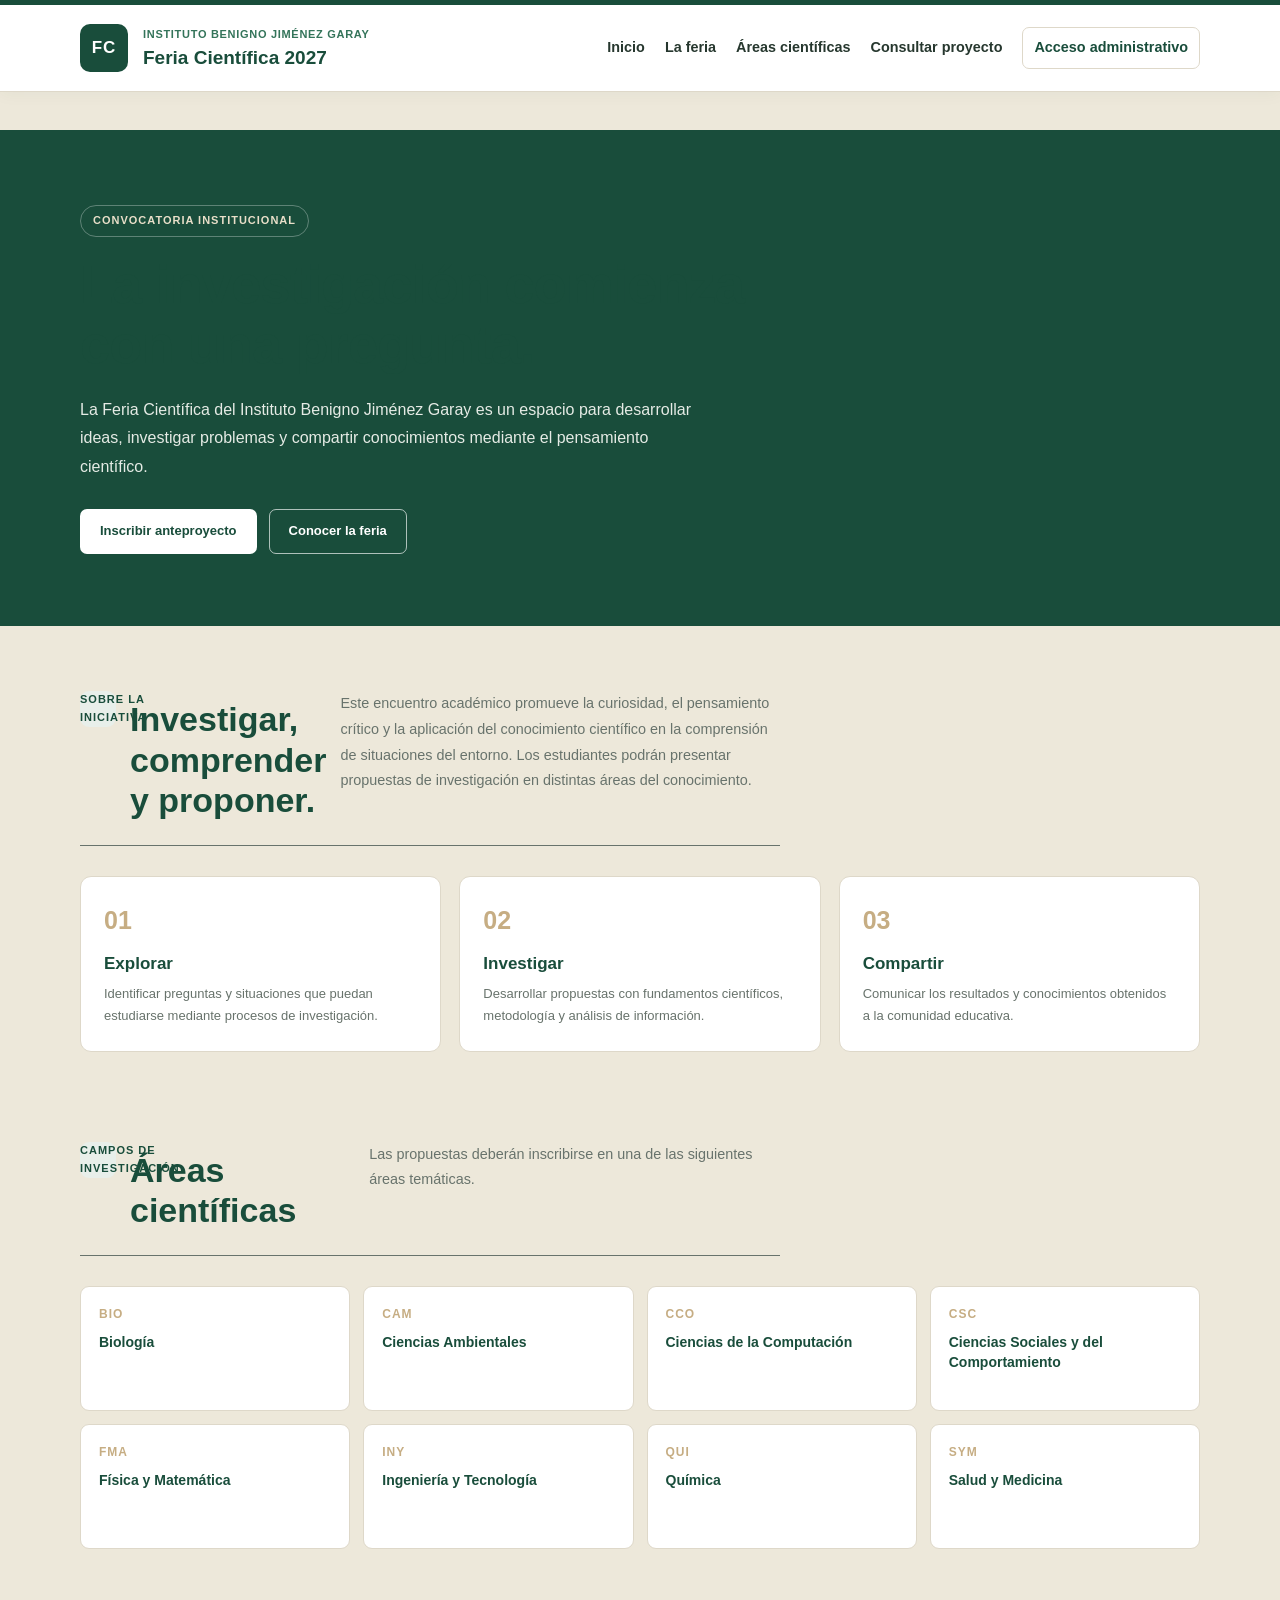
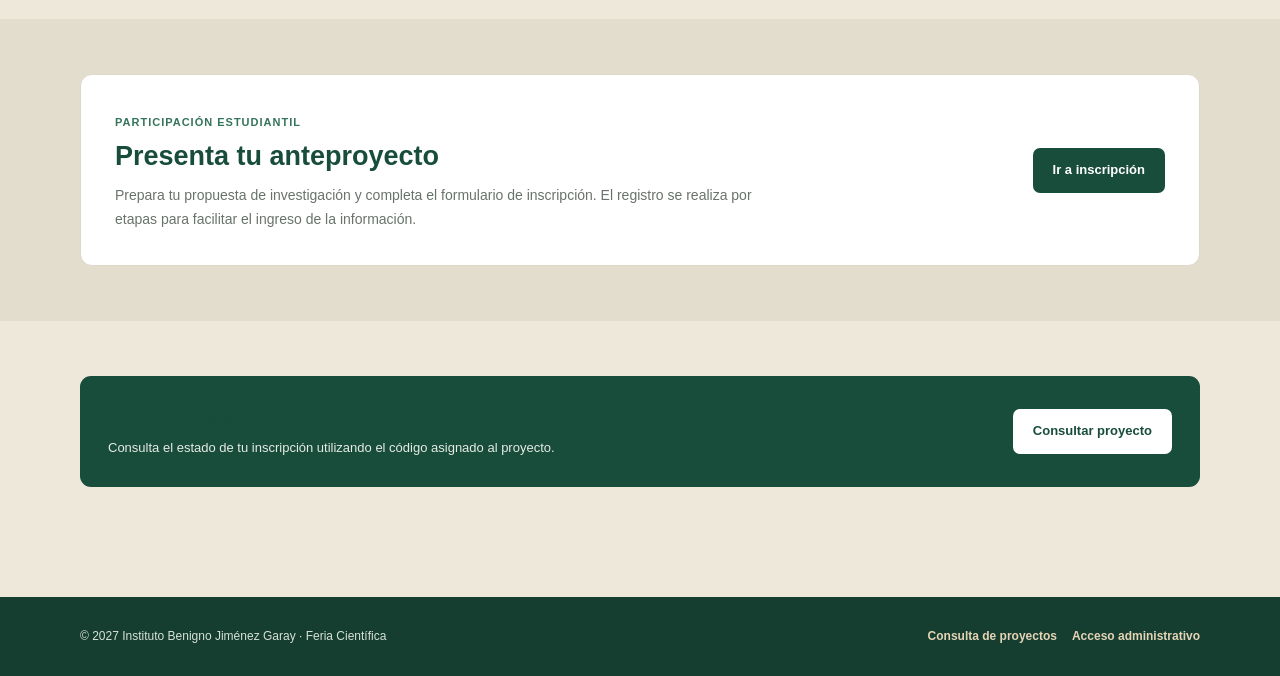
<file: index.html>
<!DOCTYPE html>
<html lang="es">
<head>
  <meta charset="UTF-8">
  <meta name="viewport" content="width=device-width, initial-scale=1">
  <meta name="theme-color" content="#194D3B">

  <title>Feria Científica | Instituto Benigno Jiménez Garay</title>

  <meta name="description" content="Portal oficial de la Feria Científica del Instituto Benigno Jiménez Garay. Consulta la convocatoria, las áreas científicas y los procesos de inscripción.">

  <link rel="stylesheet" href="css/estilos.css">

  <style>
    :root {
      --verde: #194D3B;
      --verde-secundario: #34745A;
      --arena: #C6AD83;
      --fondo: #EDE8DA;
      --blanco: #FFFFFF;
      --texto: #26372E;
      --gris: #68736C;
      --borde: #DED8C9;
    }

    * {
      box-sizing: border-box;
    }

    html {
      scroll-behavior: smooth;
    }

    body {
      margin: 0;
      background: var(--fondo);
      color: var(--texto);
      font-family: Arial, Helvetica, sans-serif;
      line-height: 1.6;
    }

    a {
      color: inherit;
    }

    .container {
      width: min(1120px, calc(100% - 36px));
      margin-inline: auto;
    }

    /* ENCABEZADO */

    .site-header {
      position: relative;
      z-index: 5;
      background: var(--blanco);
      border-bottom: 1px solid var(--borde);
    }

    .header-inner {
      min-height: 86px;
      display: flex;
      align-items: center;
      gap: 15px;
      padding-top: 12px;
      padding-bottom: 12px;
    }

    .brand-mark {
      width: 48px;
      height: 48px;
      flex: 0 0 48px;
      display: grid;
      place-items: center;
      border-radius: 10px;
      background: var(--verde);
      color: var(--blanco);
      font-size: 17px;
      font-weight: 800;
      letter-spacing: 1px;
    }

    .brand-info {
      min-width: 0;
      flex: 1;
    }

    .brand-info .eyebrow {
      margin: 0;
      color: var(--verde-secundario);
      font-size: 11px;
      font-weight: 700;
      letter-spacing: .7px;
      text-transform: uppercase;
    }

    .brand-info h1 {
      margin: 2px 0 0;
      color: var(--verde);
      font-size: 19px;
      line-height: 1.25;
    }

    .main-nav {
      display: flex;
      align-items: center;
      justify-content: flex-end;
      flex-wrap: wrap;
      gap: 8px 19px;
    }

    .main-nav a {
      color: var(--texto);
      font-size: 13px;
      font-weight: 600;
      text-decoration: none;
    }

    .main-nav a:hover {
      color: var(--verde-secundario);
    }

    .main-nav .admin-access {
      color: var(--verde);
      border: 1px solid var(--borde);
      border-radius: 7px;
      padding: 8px 11px;
    }

    .main-nav .admin-access:hover {
      background: var(--fondo);
    }

    /* PORTADA */

    .hero {
      padding: 75px 0 72px;
      background: var(--verde);
      color: var(--blanco);
    }

    .hero-content {
      max-width: 760px;
    }

    .hero-label {
      display: inline-block;
      margin-bottom: 17px;
      padding: 6px 12px;
      border: 1px solid rgba(255,255,255,.3);
      border-radius: 30px;
      color: #E9DFC9;
      font-size: 11px;
      font-weight: 700;
      letter-spacing: 1px;
      text-transform: uppercase;
    }

    .hero h2 {
      max-width: 720px;
      margin: 0;
      font-size: clamp(34px, 5vw, 54px);
      line-height: 1.12;
      letter-spacing: -.8px;
    }

    .hero-description {
      max-width: 620px;
      margin: 21px 0 27px;
      color: #E5EBE5;
      font-size: 16px;
      line-height: 1.8;
    }

    .hero-actions {
      display: flex;
      flex-wrap: wrap;
      gap: 12px;
    }

    .button {
      min-height: 44px;
      display: inline-flex;
      align-items: center;
      justify-content: center;
      padding: 11px 19px;
      border: 1px solid transparent;
      border-radius: 7px;
      font-size: 13px;
      font-weight: 700;
      text-align: center;
      text-decoration: none;
      transition: .2s ease;
    }

    .button-light {
      background: var(--blanco);
      color: var(--verde);
    }

    .button-light:hover {
      background: #F0EBDD;
    }

    .button-outline {
      border-color: rgba(255,255,255,.65);
      color: var(--blanco);
    }

    .button-outline:hover {
      background: rgba(255,255,255,.1);
    }

    /* INFORMACIÓN GENERAL */

    .intro-section {
      padding: 65px 0 35px;
    }

    .section-heading {
      max-width: 700px;
      margin-bottom: 30px;
    }

    .eyebrow {
      color: var(--verde-secundario);
      font-size: 11px;
      font-weight: 800;
      letter-spacing: 1px;
      text-transform: uppercase;
    }

    .section-heading h2 {
      margin: 8px 0 10px;
      color: var(--verde);
      font-size: clamp(25px, 3vw, 34px);
      line-height: 1.2;
    }

    .section-heading p {
      margin: 0;
      color: var(--gris);
      line-height: 1.8;
    }

    .info-grid {
      display: grid;
      grid-template-columns: repeat(3, minmax(0, 1fr));
      gap: 18px;
    }

    .info-card {
      padding: 23px;
      background: var(--blanco);
      border: 1px solid var(--borde);
      border-radius: 11px;
    }

    .info-number {
      display: block;
      margin-bottom: 13px;
      color: var(--arena);
      font-size: 25px;
      font-weight: 800;
    }

    .info-card h3 {
      margin: 0 0 9px;
      color: var(--verde);
      font-size: 17px;
    }

    .info-card p {
      margin: 0;
      color: var(--gris);
      font-size: 13px;
      line-height: 1.7;
    }

    /* ÁREAS */

    .areas-section {
      padding: 55px 0 70px;
    }

    .areas-grid {
      display: grid;
      grid-template-columns: repeat(4, minmax(0, 1fr));
      gap: 13px;
    }

    .area-card {
      min-height: 125px;
      padding: 18px;
      background: var(--blanco);
      border: 1px solid var(--borde);
      border-radius: 9px;
    }

    .area-card span {
      display: block;
      margin-bottom: 9px;
      color: var(--arena);
      font-size: 12px;
      font-weight: 800;
      letter-spacing: 1px;
    }

    .area-card h3 {
      margin: 0;
      color: var(--verde);
      font-size: 14px;
      line-height: 1.4;
    }

    /* INSCRIPCIÓN */

    .registration-section {
      padding: 55px 0;
      background: #E3DDCD;
    }

    .registration-card {
      display: flex;
      align-items: center;
      justify-content: space-between;
      gap: 30px;
      padding: 34px;
      background: var(--blanco);
      border: 1px solid var(--borde);
      border-radius: 12px;
    }

    .registration-card > div:first-child {
      max-width: 650px;
    }

    .registration-card h2 {
      margin: 7px 0 10px;
      color: var(--verde);
      font-size: 27px;
      line-height: 1.25;
    }

    .registration-card p {
      margin: 0;
      color: var(--gris);
      font-size: 14px;
      line-height: 1.7;
    }

    .registration-card .button {
      flex: 0 0 auto;
      background: var(--verde);
      color: var(--blanco);
    }

    .registration-card .button:hover {
      background: var(--verde-secundario);
    }

    /* CONSULTA */

    .consult-section {
      padding: 55px 0;
    }

    .consult-card {
      display: flex;
      align-items: center;
      justify-content: space-between;
      gap: 25px;
      padding: 28px;
      background: var(--verde);
      border-radius: 11px;
      color: var(--blanco);
    }

    .consult-card h2 {
      margin: 0 0 7px;
      font-size: 21px;
    }

    .consult-card p {
      margin: 0;
      color: #E5EBE5;
      font-size: 13px;
    }

    .consult-card .button {
      flex: 0 0 auto;
      background: var(--blanco);
      color: var(--verde);
    }

    /* PIE */

    .site-footer {
      padding: 30px 0;
      background: #153E30;
      color: var(--blanco);
    }

    .footer-inner {
      display: flex;
      align-items: center;
      justify-content: space-between;
      gap: 20px;
    }

    .footer-inner p {
      margin: 0;
      color: #D8E1D9;
      font-size: 12px;
    }

    .footer-links {
      display: flex;
      flex-wrap: wrap;
      gap: 15px;
    }

    .footer-links a {
      color: #E5D4B6;
      font-size: 12px;
      font-weight: 600;
      text-decoration: none;
    }

    .footer-links a:hover {
      text-decoration: underline;
    }

    /* RESPONSIVE */

    @media (max-width: 850px) {
      .header-inner {
        flex-wrap: wrap;
      }

      .main-nav {
        width: 100%;
        justify-content: flex-start;
        padding-top: 9px;
        border-top: 1px solid #EEEAE1;
      }

      .areas-grid {
        grid-template-columns: repeat(2, minmax(0, 1fr));
      }

      .info-grid {
        grid-template-columns: 1fr;
      }
    }

    @media (max-width: 600px) {
      .container {
        width: min(100% - 28px, 1120px);
      }

      .header-inner {
        gap: 10px;
      }

      .brand-mark {
        width: 42px;
        height: 42px;
        flex-basis: 42px;
      }

      .brand-info h1 {
        font-size: 16px;
      }

      .brand-info .eyebrow {
        font-size: 9px;
      }

      .main-nav {
        gap: 10px 15px;
      }

      .main-nav a {
        font-size: 12px;
      }

      .main-nav .admin-access {
        padding: 6px 8px;
      }

      .hero {
        padding: 53px 0;
      }

      .hero h2 {
        font-size: 36px;
      }

      .hero-description {
        font-size: 14px;
      }

      .hero-actions {
        flex-direction: column;
        align-items: stretch;
      }

      .intro-section,
      .areas-section {
        padding-top: 45px;
        padding-bottom: 45px;
      }

      .areas-grid {
        gap: 10px;
      }

      .area-card {
        min-height: 115px;
        padding: 14px;
      }

      .area-card h3 {
        font-size: 12px;
      }

      .registration-card,
      .consult-card {
        flex-direction: column;
        align-items: stretch;
        padding: 23px;
      }

      .registration-card h2 {
        font-size: 23px;
      }

      .registration-card .button,
      .consult-card .button {
        width: 100%;
      }

      .footer-inner {
        flex-direction: column;
        align-items: flex-start;
      }
    }
  </style>
</head>

<body>

  <!-- ENCABEZADO -->
  <header class="site-header">
    <div class="container header-inner">

      <div class="brand-mark" aria-hidden="true">FC</div>

      <div class="brand-info">
        <p class="eyebrow">Instituto Benigno Jiménez Garay</p>
        <h1>Feria Científica <span id="editionHeader">2027</span></h1>
      </div>

      <nav class="main-nav" aria-label="Navegación principal">
        <a href="#inicio">Inicio</a>
        <a href="#informacion">La feria</a>
        <a href="#areas">Áreas científicas</a>
        <a href="consulta.html">Consultar proyecto</a>
        <a href="admin.html" class="admin-access">
          Acceso administrativo
        </a>
      </nav>

    </div>
  </header>

  <main>

    <!-- PORTADA -->
    <section class="hero" id="inicio">
      <div class="container">
        <div class="hero-content">

          <span class="hero-label">
            Convocatoria institucional
          </span>

          <h2>
            La investigación comienza con una pregunta.
          </h2>

          <p class="hero-description">
            La Feria Científica del Instituto Benigno Jiménez Garay
            es un espacio para desarrollar ideas, investigar problemas
            y compartir conocimientos mediante el pensamiento científico.
          </p>

          <div class="hero-actions">
            <a href="inscripcion.html" class="button button-light">
              Inscribir anteproyecto
            </a>

            <a href="#informacion" class="button button-outline">
              Conocer la feria
            </a>
          </div>

        </div>
      </div>
    </section>

    <!-- INFORMACIÓN -->
    <section class="intro-section" id="informacion">
      <div class="container">

        <div class="section-heading">
          <span class="eyebrow">Sobre la iniciativa</span>
          <h2>Investigar, comprender y proponer.</h2>
          <p>
            Este encuentro académico promueve la curiosidad,
            el pensamiento crítico y la aplicación del conocimiento
            científico en la comprensión de situaciones del entorno.
            Los estudiantes podrán presentar propuestas de investigación
            en distintas áreas del conocimiento.
          </p>
        </div>

        <div class="info-grid">

          <article class="info-card">
            <span class="info-number">01</span>
            <h3>Explorar</h3>
            <p>
              Identificar preguntas y situaciones que puedan
              estudiarse mediante procesos de investigación.
            </p>
          </article>

          <article class="info-card">
            <span class="info-number">02</span>
            <h3>Investigar</h3>
            <p>
              Desarrollar propuestas con fundamentos científicos,
              metodología y análisis de información.
            </p>
          </article>

          <article class="info-card">
            <span class="info-number">03</span>
            <h3>Compartir</h3>
            <p>
              Comunicar los resultados y conocimientos obtenidos
              a la comunidad educativa.
            </p>
          </article>

        </div>
      </div>
    </section>

    <!-- ÁREAS CIENTÍFICAS -->
    <section class="areas-section" id="areas">
      <div class="container">

        <div class="section-heading">
          <span class="eyebrow">Campos de investigación</span>
          <h2>Áreas científicas</h2>
          <p>
            Las propuestas deberán inscribirse en una de las
            siguientes áreas temáticas.
          </p>
        </div>

        <div class="areas-grid">

          <article class="area-card">
            <span>BIO</span>
            <h3>Biología</h3>
          </article>

          <article class="area-card">
            <span>CAM</span>
            <h3>Ciencias Ambientales</h3>
          </article>

          <article class="area-card">
            <span>CCO</span>
            <h3>Ciencias de la Computación</h3>
          </article>

          <article class="area-card">
            <span>CSC</span>
            <h3>Ciencias Sociales y del Comportamiento</h3>
          </article>

          <article class="area-card">
            <span>FMA</span>
            <h3>Física y Matemática</h3>
          </article>

          <article class="area-card">
            <span>INY</span>
            <h3>Ingeniería y Tecnología</h3>
          </article>

          <article class="area-card">
            <span>QUI</span>
            <h3>Química</h3>
          </article>

          <article class="area-card">
            <span>SYM</span>
            <h3>Salud y Medicina</h3>
          </article>

        </div>
      </div>
    </section>

    <!-- INSCRIPCIÓN -->
    <section class="registration-section" id="inscripcion">
      <div class="container">

        <div class="registration-card">

          <div>
            <span class="eyebrow">Participación estudiantil</span>
            <h2>Presenta tu anteproyecto</h2>
            <p>
              Prepara tu propuesta de investigación y completa
              el formulario de inscripción. El registro se realiza
              por etapas para facilitar el ingreso de la información.
            </p>
          </div>

          <a href="inscripcion.html" class="button">
            Ir a inscripción
          </a>

        </div>
      </div>
    </section>

    <!-- CONSULTA -->
    <section class="consult-section">
      <div class="container">

        <div class="consult-card">

          <div>
            <h2>¿Ya inscribiste tu proyecto?</h2>
            <p>
              Consulta el estado de tu inscripción utilizando
              el código asignado al proyecto.
            </p>
          </div>

          <a href="consulta.html" class="button">
            Consultar proyecto
          </a>

        </div>
      </div>
    </section>

  </main>

  <!-- PIE DE PÁGINA -->
  <footer class="site-footer">
    <div class="container footer-inner">

      <p>
        © <span id="currentYear">2027</span>
        Instituto Benigno Jiménez Garay · Feria Científica
      </p>

      <div class="footer-links">
        <a href="consulta.html">Consulta de proyectos</a>
        <a href="admin.html">Acceso administrativo</a>
      </div>

    </div>
  </footer>

  <script>
    (() => {
      const edition = window.FERIA_CONFIG?.EDICION || 2027;

      document.getElementById("editionHeader").textContent = edition;
      document.getElementById("currentYear").textContent = edition;
    })();
  </script>

</body>
</html>
</file>
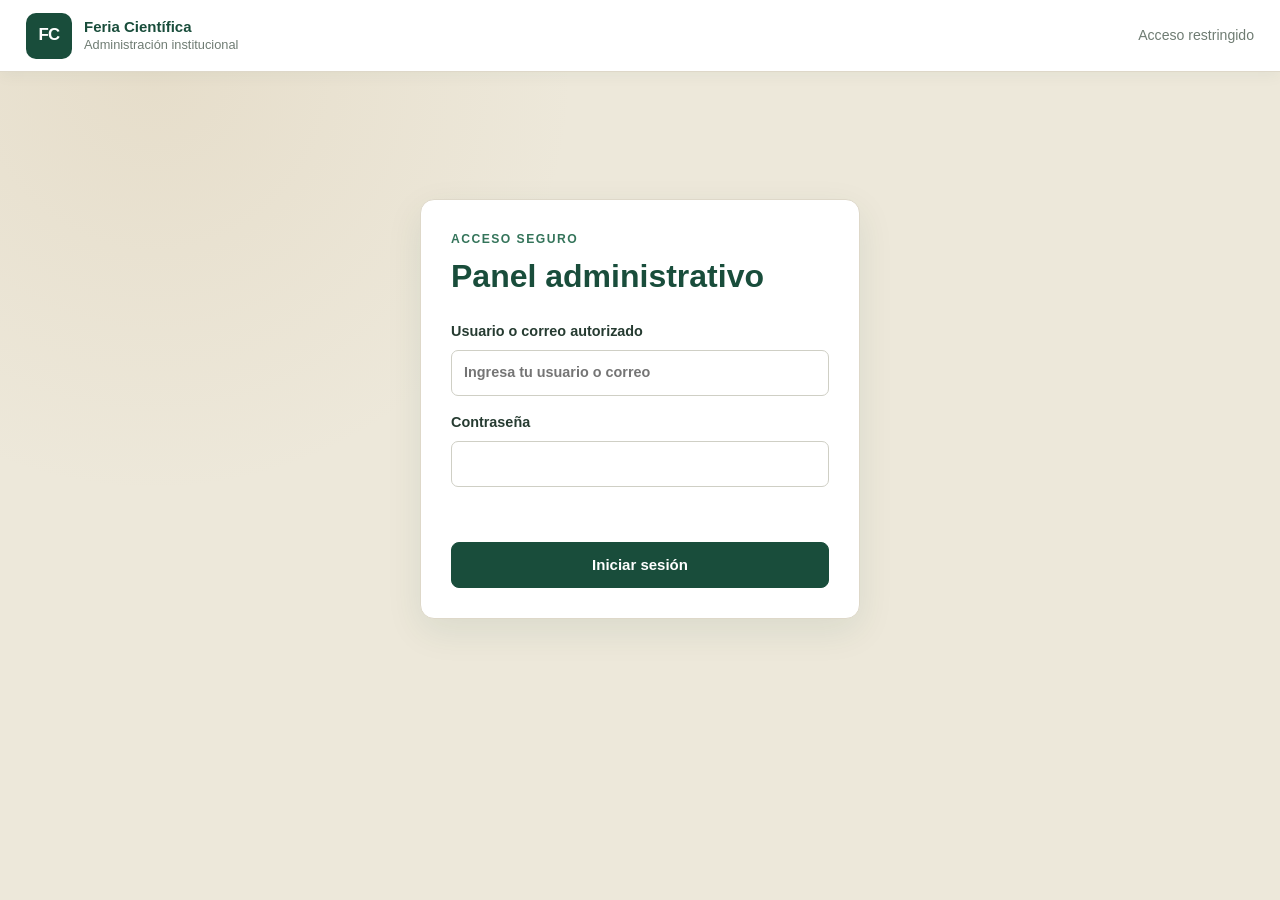
<file: admin.html>
<!DOCTYPE html>
<html lang="es">
<head>
  <meta charset="UTF-8">
  <meta name="viewport" content="width=device-width, initial-scale=1">
  <meta name="theme-color" content="#194D3B">
  <title>Administración | Feria Científica</title>
  <link rel="stylesheet" href="css/estilos.css">
  <link rel="stylesheet" href="css/admin-panel.css">
</head>

<body class="admin-body">
  <header class="admin-topbar">
    <a class="admin-brand" href="index.html">
      <span class="brand-mark">FC</span>
      <span>
        <b>Feria Científica</b>
        <small>Administración institucional</small>
      </span>
    </a>

    <div class="top-actions">
      <span id="sessionLabel">Acceso restringido</span>
      <button id="logoutBtn" class="button secondary hidden">
        Cerrar sesión
      </button>
    </div>
  </header>

  <main class="admin-main">
    <section id="loginPanel" class="panel login-card">
      <p class="eyebrow">Acceso seguro</p>
      <h1>Panel administrativo</h1>

      <form id="loginForm">
        <label>
          Usuario o correo autorizado
          <input
            id="loginEmail"
            type="text"
            required
            maxlength="120"
            autocomplete="username"
            placeholder="Ingresa tu usuario o correo">
        </label>

        <label>
          Contraseña
          <input
            id="loginPassword"
            type="password"
            required
            autocomplete="current-password">
        </label>

        <p id="loginMessage" class="message" role="status"></p>

        <button class="button primary full" type="submit">
          Iniciar sesión
        </button>
      </form>
    </section>

    <section id="passwordChangePanel" class="panel login-card hidden" aria-labelledby="passwordChangeTitle">
      <p class="eyebrow">Actualización de seguridad</p>
      <h1 id="passwordChangeTitle">Cambia tus credenciales</h1>
      <p class="muted">
        Para continuar al panel debes reemplazar la contraseña temporal.
        También puedes establecer un nuevo nombre de usuario.
      </p>

      <form id="passwordChangeForm">
        <label>
          Contraseña actual o temporal
          <input
            id="currentPassword"
            type="password"
            required
            autocomplete="current-password">
        </label>

        <label>
          Nuevo nombre de usuario
          <input
            id="newUsername"
            type="text"
            required
            minlength="3"
            maxlength="60"
            autocomplete="username">
        </label>

        <label>
          Nueva contraseña
          <input
            id="newPassword"
            type="password"
            required
            minlength="12"
            maxlength="128"
            autocomplete="new-password">
          <small>Utiliza al menos 12 caracteres.</small>
        </label>

        <label>
          Confirmar nueva contraseña
          <input
            id="confirmNewPassword"
            type="password"
            required
            minlength="12"
            maxlength="128"
            autocomplete="new-password">
        </label>

        <p id="passwordChangeMessage" class="message" role="status" aria-live="polite"></p>

        <button class="button primary full" id="changePasswordBtn" type="submit">
          Guardar nuevas credenciales
        </button>
      </form>
    </section>

    <div id="dashboard" class="admin-shell hidden">
      <aside class="admin-sidebar">
        <div class="sidebar-heading">
          <span class="sidebar-symbol">FC</span>
          <div>
            <b>Administración</b>
            <small>Feria Científica</small>
          </div>
        </div>

        <div class="edition-picker">
          <label for="editionSelect">Edición de trabajo</label>
          <select id="editionSelect"></select>
        </div>

        <button class="nav-item active" data-view="overview">
          <span class="nav-icon">⌂</span>
          <span>Resumen general</span>
        </button>

        <details class="sidebar-group">
          <summary>Gestión académica</summary>

          <button class="nav-item" data-view="projects">
            <span class="nav-icon">▤</span>
            <span>Anteproyectos</span>
          </button>

          <button class="nav-item admin-only hidden" data-view="editions">
            <span class="nav-icon">◷</span>
            <span>Ediciones</span>
          </button>
        </details>

        <details class="sidebar-group">
          <summary>Recursos y actividades</summary>

          <button class="nav-item admin-only hidden" data-view="calendar">
            <span class="nav-icon">▦</span>
            <span>Calendario</span>
          </button>

          <button class="nav-item admin-only hidden" data-view="documents">
            <span class="nav-icon">▤</span>
            <span>Expedientes y documentos</span>
          </button>

          <button class="nav-item admin-only hidden" data-view="credentials">
            <span class="nav-icon">▧</span>
            <span>Acreditaciones QR</span>
          </button>

          <button class="nav-item admin-only hidden" data-view="surveys">
            <span class="nav-icon">▥</span>
            <span>Encuestas y respuestas</span>
          </button>

          <button class="nav-item admin-only hidden" data-view="partners">
            <span class="nav-icon">♙</span>
            <span>Colaboradores institucionales</span>
          </button>
        </details>

        <details class="sidebar-group">
          <summary>Administración del sistema</summary>

          <button class="nav-item admin-only hidden" data-view="users">
            <span class="nav-icon">♙</span>
            <span>Usuarios y permisos</span>
          </button>

          <button class="nav-item admin-only hidden" data-view="communications">
            <span class="nav-icon">✉</span>
            <span>Comunicados</span>
          </button>

          <button class="nav-item admin-only hidden" data-view="content">
            <span class="nav-icon">⚙</span>
            <span>Contenido público</span>
          </button>
        </details>

        <a class="nav-item nav-link" href="index.html">
          <span class="nav-icon">↗</span>
          <span>Ir al portal público</span>
        </a>

        <div class="sidebar-note">
          <b>Acceso interno</b>
          <span>
            Las herramientas de gestión solo están disponibles
            para usuarios autorizados.
          </span>
        </div>
      </aside>

      <section class="admin-content">
        <div class="content-heading">
          <div>
            <p class="eyebrow">INSTITUTO BENIGNO JIMÉNEZ GARAY</p>
            <h1 id="viewTitle">Resumen general</h1>
            <p id="viewSubtitle">
              Indicadores y actividad de la edición seleccionada.
            </p>
          </div>

          <button id="refreshBtn" class="button secondary">
            Actualizar datos
          </button>
        </div>

        <section class="view-panel" id="view-overview">
          <div id="overviewStats" class="metric-grid"></div>

          <div class="panel">
            <h2>Distribución de proyectos por área</h2>
            <div id="areaStats" class="bar-list"></div>
          </div>

          <div class="panel">
            <h2>Distribución por grado</h2>
            <div id="gradeStats" class="bar-list"></div>
          </div>
        </section>

        <section class="view-panel hidden" id="view-projects">
          <div class="panel">
            <div class="panel-heading">
              <div>
                <h2>Proyectos registrados</h2>

                <label>
                  Filtrar por turno
                  <select id="projectTurnFilter">
                    <option value="">Todos los turnos</option>
                    <option value="TM">Matutino</option>
                    <option value="TV">Vespertino</option>
                  </select>
                </label>

                <p>Inscripciones correspondientes a la edición activa.</p>
              </div>
            </div>

            <div class="table-scroll">
              <table>
                <thead>
                  <tr>
                    <th>Código</th>
                    <th>Área</th>
                    <th>Proyecto</th>
                    <th>Líder</th>
                    <th>Grado</th>
                    <th>Estado</th>
                    <th>Acciones</th>
                  </tr>
                </thead>
                <tbody id="projectsBody"></tbody>
              </table>
            </div>
          </div>
        </section>

        <section class="view-panel hidden" id="view-editions">
          <div class="panel">
            <h2>Administrar ediciones</h2>

            <form id="editionForm" class="form-grid">
              <label>
                Año
                <input id="edYear" type="number" min="2027" max="2100" required>
              </label>

              <label>
                Nombre
                <input id="edName" required>
              </label>

              <label>
                Estado
                <select id="edStatus">
                  <option>Configuración</option>
                  <option>Abierta</option>
                  <option>Activa</option>
                  <option>Cerrada</option>
                  <option>Archivada</option>
                </select>
              </label>

              <label>
                Fecha de cierre
                <input id="edClose" type="date">
              </label>

              <label class="wide">
                Descripción
                <textarea id="edDescription" rows="2"></textarea>
              </label>

              <button class="button primary" type="submit">
                Guardar edición
              </button>

              <p id="editionMessage" class="message"></p>
            </form>

            <div id="editionsList" class="simple-list"></div>
          </div>
        </section>

        <section class="view-panel hidden" id="view-calendar">
          <div class="panel">
            <h2>Calendario de la edición</h2>
            <p>
              Fechas límite, reuniones, evaluaciones y actividades institucionales.
            </p>

            <form id="calendarForm" class="form-grid">
              <label>
                Actividad
                <input id="calTitle" required>
              </label>

              <label>
                Tipo
                <input
                  id="calType"
                  placeholder="Inscripción, evaluación, reunión...">
              </label>

              <label>
                Fecha de inicio
                <input id="calStart" type="datetime-local" required>
              </label>

              <label>
                Fecha final
                <input id="calEnd" type="datetime-local">
              </label>

              <label class="wide">
                Descripción
                <textarea id="calDescription"></textarea>
              </label>

              <button class="button primary" type="submit">
                Agregar actividad
              </button>
            </form>

            <div id="calendarList" class="simple-list"></div>
          </div>
        </section>

        <section class="view-panel hidden" id="view-documents">
          <div class="panel">
            <h2>Expedientes y documentos</h2>
            <div id="documentsList" class="simple-list"></div>
          </div>
        </section>

        <section class="view-panel hidden" id="view-credentials">
          <div class="panel">
            <h2>Acreditaciones QR</h2>
            <p>
              Registro de credenciales por edición. La generación de
              códigos imprimibles se integrará en la siguiente etapa.
            </p>
            <div id="credentialsList" class="simple-list"></div>
          </div>
        </section>

        <section class="view-panel hidden" id="view-surveys">
          <div class="panel">
            <h2>Encuestas y respuestas</h2>
            <div id="surveysList" class="simple-list"></div>
          </div>
        </section>

        <section class="view-panel hidden" id="view-partners">
          <div class="panel">
            <h2>Colaboradores institucionales</h2>
            <p>
              Solo aportes en especie y compromisos no monetarios.
              No incluye presupuesto ni movimientos de dinero.
            </p>
            <div id="partnersList" class="simple-list"></div>
          </div>
        </section>

        <section class="view-panel hidden" id="view-communications">
          <div class="panel">
            <h2>Comunicados institucionales</h2>

            <p>
              Envía mensajes a todos los inscritos o segmenta por turno
              o área. Los correos se envían individualmente para proteger
              las direcciones.
            </p>

            <form id="communicationForm" class="form-grid">
              <label class="wide">
                Asunto
                <input id="commSubject" maxlength="180" required>
              </label>

              <label class="wide">
                Mensaje
                <textarea id="commMessage" rows="6" required></textarea>
              </label>

              <label>
                Destinatarios
                <select id="commGroup">
                  <option value="todos">Todos los inscritos</option>
                  <option value="TM">Turno matutino</option>
                  <option value="TV">Turno vespertino</option>
                  <option value="BIO">Biología</option>
                  <option value="CAM">Ciencias Ambientales</option>
                  <option value="CCO">Ciencias de la Computación</option>
                  <option value="CSC">Ciencias Sociales</option>
                  <option value="FMA">Física y Matemática</option>
                  <option value="INY">Ingeniería y Tecnología</option>
                  <option value="QUI">Química</option>
                  <option value="SYM">Salud y Medicina</option>
                </select>
              </label>

              <label>
                Adjunto opcional (PDF, DOC o DOCX)
                <input id="commFile" type="file" accept=".pdf,.doc,.docx">
              </label>

              <button class="button primary" type="submit">
                Enviar comunicado
              </button>

              <p id="commMessageStatus" class="message" aria-live="polite"></p>
            </form>

            <h3>Historial de envíos</h3>
            <div id="communicationsList" class="simple-list"></div>
          </div>
        </section>

        <section class="view-panel hidden" id="view-users">
          <div class="panel">
            <h2>Usuarios y permisos</h2>

            <form id="userForm" class="form-grid">
              <label>
                Nombre
                <input id="userName" required>
              </label>

              <label>
                Correo
                <input id="userEmail" type="email" required>
              </label>

              <label>
                Rol
                <select id="userRole">
                  <option>evaluador</option>
                  <option>consulta</option>
                  <option>administrador</option>
                </select>
              </label>

              <label>
                Contraseña temporal
                <input id="userPass" type="password" minlength="12" required>
              </label>

              <label class="wide">
                Ediciones asignadas
                <input
                  id="userEditions"
                  placeholder="2027,2028 o * para todas">
              </label>

              <button class="button primary" type="submit">
                Crear usuario
              </button>

              <p id="userMessage" class="message"></p>
            </form>
          </div>
        </section>

        <section class="view-panel hidden" id="view-content">
          <div class="panel">
            <h2>Contenido público</h2>
            <p>
              La edición seleccionada puede tener textos y avisos
              independientes. La edición pública se configura en el portal.
            </p>
            <p class="muted">
              Editor completo de contenido en la siguiente entrega.
            </p>
          </div>
        </section>
      </section>
    </div>
  </main>

  <script src="js/config.js"></script>
  <script src="js/admin.js"></script>
</body>
                                                            </html>
</file>
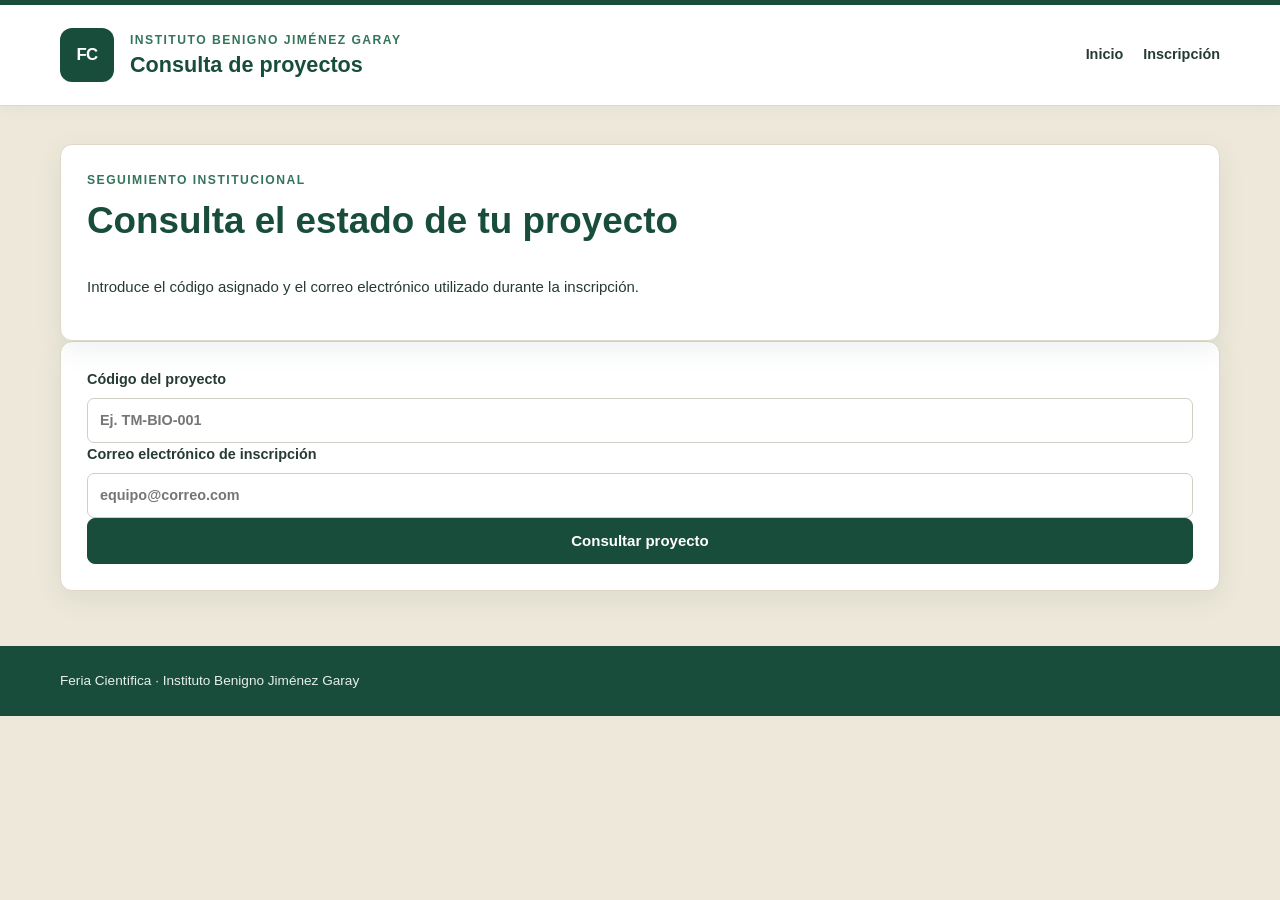
<file: consulta.html>
<!DOCTYPE html>
<html lang="es">
<head>
  <meta charset="UTF-8">
  <meta name="viewport" content="width=device-width, initial-scale=1">
  <meta name="theme-color" content="#194D3B">
  <title>Consulta de proyectos | Feria Científica</title>
  <link rel="stylesheet" href="css/estilos.css">
</head>
<body>

<header class="site-header">
  <div class="container header-inner">
    <div class="brand-mark">FC</div>
    <div>
      <p class="eyebrow">Instituto Benigno Jiménez Garay</p>
      <h1>Consulta de proyectos</h1>
    </div>
    <nav>
      <a href="index.html">Inicio</a>
      <a href="inscripcion.html">Inscripción</a>
    </nav>
  </div>
</header>

<main class="container narrow">
  <section class="intro">
    <p class="eyebrow">Seguimiento institucional</p>
    <h2>Consulta el estado de tu proyecto</h2>
    <p>
      Introduce el código asignado y el correo electrónico utilizado
      durante la inscripción.
    </p>
  </section>

  <section class="panel">
    <form id="consultaForm">
      <label for="codigo">
        Código del proyecto
        <input
          type="text"
          id="codigo"
          name="codigo"
          required
          maxlength="20"
          placeholder="Ej. TM-BIO-001"
          pattern="(TM|TV)-(BIO|CAM|CCO|CSC|FMA|INY|QUI|SYM)-[0-9]{3}"
          title="Formato: TM-BIO-001 o TV-QUI-001"
          autocomplete="off">
      </label>

      <label for="correo">
        Correo electrónico de inscripción
        <input
          type="email"
          id="correo"
          name="correo"
          required
          maxlength="160"
          placeholder="equipo@correo.com"
          autocomplete="email">
      </label>

      <button class="button primary full" type="submit">Consultar proyecto</button>
    </form>

    <div id="consultaResult" class="result-box" aria-live="polite" role="status"></div>
  </section>
</main>

<footer>
  <div class="container">Feria Científica · Instituto Benigno Jiménez Garay</div>
</footer>

<script src="js/config.js"></script>
<script src="js/consulta.js"></script>
</body>
</html>
</file>
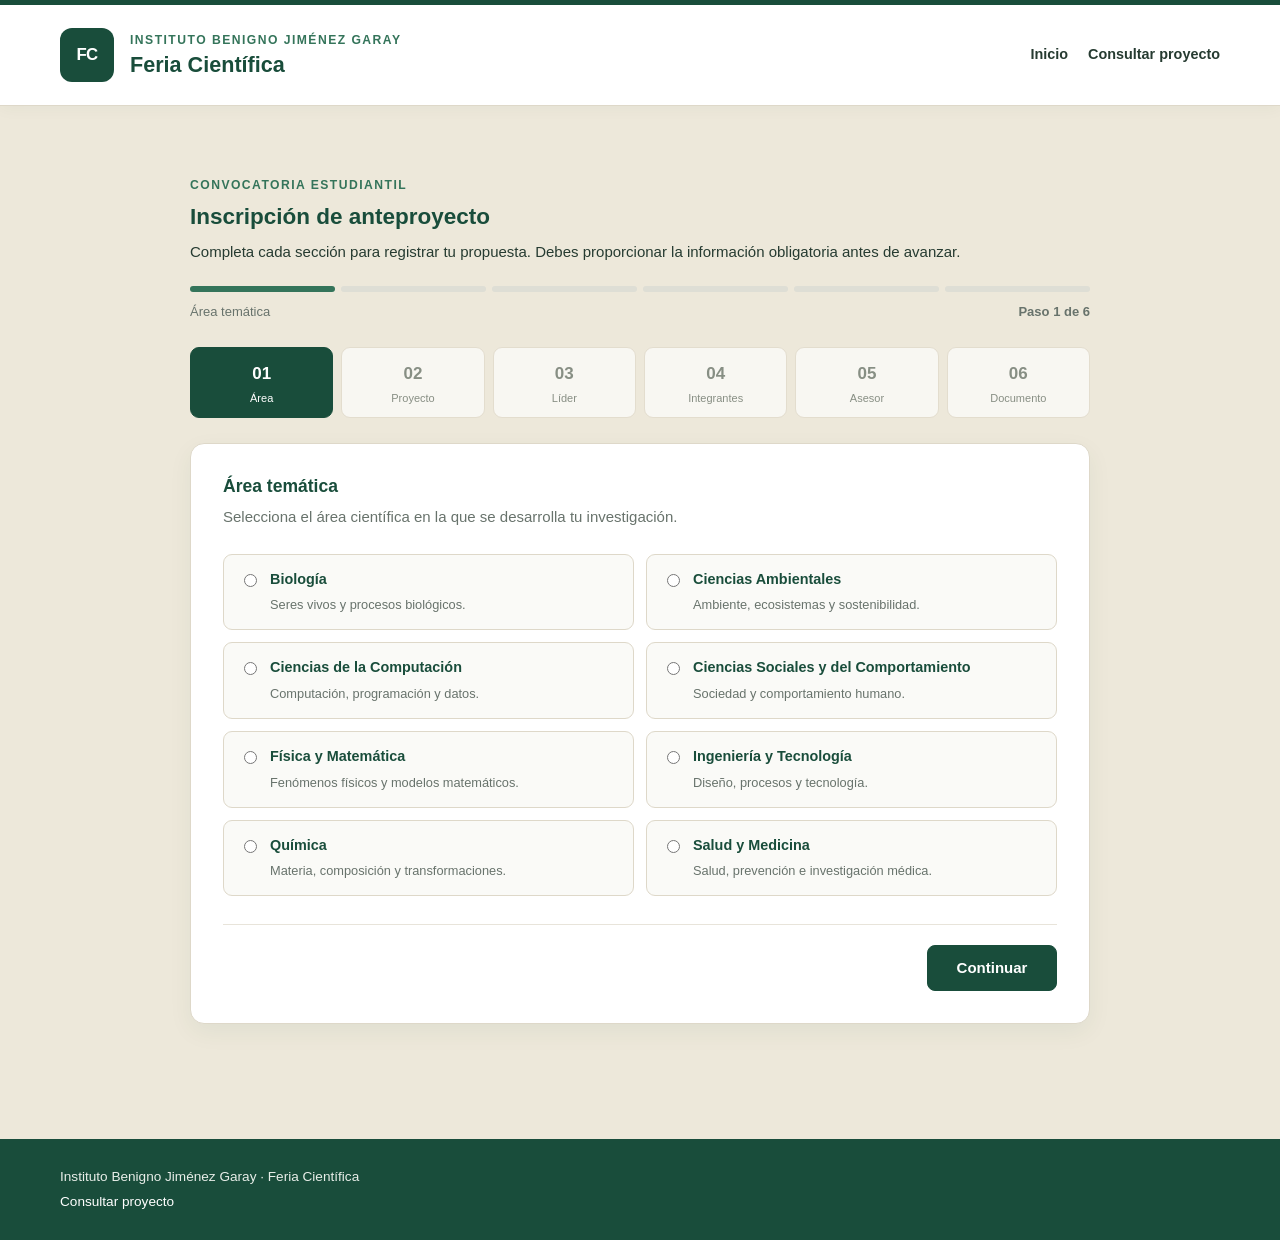
<file: inscripcion.html>
<!DOCTYPE html>
<html lang="es">
<head>
  <meta charset="UTF-8">
  <meta name="viewport" content="width=device-width, initial-scale=1">
  <meta name="theme-color" content="#194D3B">
  <title>Inscripción | Feria Científica</title>
  <link rel="stylesheet" href="css/estilos.css">

  <style>
    .wizard {
      max-width: 900px;
      margin: 32px auto 60px;
    }

    .wizard-heading {
      margin-bottom: 25px;
    }

    .wizard-heading h2 {
      color: #194D3B;
      margin-bottom: 8px;
    }

    .wizard-progress {
      display: flex;
      gap: 6px;
      margin: 22px 0 10px;
    }

    .wizard-progress span {
      height: 6px;
      flex: 1;
      border-radius: 20px;
      background: #deded5;
      transition: background .2s ease;
    }

    .wizard-progress span.done {
      background: #34745A;
    }

    .wizard-step-label {
      display: flex;
      justify-content: space-between;
      gap: 12px;
      color: #68736c;
      font-size: 13px;
    }

    .wizard-tabs {
      display: grid;
      grid-template-columns: repeat(6, minmax(0, 1fr));
      gap: 8px;
      margin: 25px 0;
    }

    .wizard-tab {
      min-width: 0;
      padding: 12px 5px;
      border: 1px solid #ded8c9;
      border-radius: 9px;
      background: #fff;
      color: #526057;
      cursor: default;
      text-align: center;
      opacity: .65;
    }

    .wizard-tab.active {
      background: #194D3B;
      border-color: #194D3B;
      color: #fff;
      opacity: 1;
    }

    .wizard-tab.completed {
      border-color: #34745A;
      color: #194D3B;
      opacity: 1;
    }

    .wizard-tab-number {
      display: block;
      font-size: 17px;
      font-weight: 800;
      margin-bottom: 4px;
    }

    .wizard-tab-name {
      display: block;
      font-size: 11px;
      line-height: 1.25;
      overflow-wrap: anywhere;
    }

    .wizard-panel {
      display: none;
      padding: clamp(18px, 4vw, 32px);
      background: #fff;
      border: 1px solid #ded8c9;
      border-radius: 14px;
      box-shadow: 0 8px 25px rgba(25, 77, 59, .06);
    }

    .wizard-panel.active {
      display: block;
    }

    .wizard-panel h3 {
      color: #194D3B;
      margin: 0 0 8px;
    }

    .wizard-description {
      color: #68736c;
      margin-bottom: 25px;
      line-height: 1.5;
    }

    .wizard-actions {
      display: flex;
      justify-content: space-between;
      align-items: center;
      gap: 12px;
      margin-top: 28px;
      padding-top: 20px;
      border-top: 1px solid #e8e4da;
    }

    .wizard-actions button {
      min-width: 130px;
    }

    .wizard-actions .next-button {
      margin-left: auto;
    }

    .area-grid {
      display: grid;
      grid-template-columns: repeat(2, minmax(0, 1fr));
      gap: 12px;
    }

    .area-option {
      display: flex;
      align-items: flex-start;
      gap: 10px;
      min-width: 0;
      padding: 15px;
      border: 1px solid #ded8c9;
      border-radius: 9px;
      cursor: pointer;
      transition: .2s ease;
    }

    .area-option:has(input:checked) {
      border-color: #34745A;
      background: #f0f5f0;
    }

    .area-option input {
      width: auto;
      margin-top: 4px;
      flex: 0 0 auto;
    }

    .area-option span {
      min-width: 0;
    }

    .area-option strong {
      display: block;
      color: #194D3B;
      line-height: 1.3;
    }

    .area-option small {
      display: block;
      margin-top: 5px;
      color: #68736c;
      line-height: 1.4;
    }

    .wizard .form-grid {
      display: grid;
      grid-template-columns: repeat(2, minmax(0, 1fr));
      gap: 18px;
    }

    .wizard label {
      min-width: 0;
    }

    .wizard label.full {
      grid-column: 1 / -1;
    }

    .wizard input:not([type="radio"]):not([type="checkbox"]):not([type="file"]),
    .wizard select,
    .wizard textarea {
      box-sizing: border-box;
      width: 100%;
      max-width: 100%;
      min-width: 0;
    }

    .wizard textarea {
      resize: vertical;
    }

    .wizard .upload-box {
      box-sizing: border-box;
      width: 100%;
      min-width: 0;
      padding: 18px;
      border: 1px dashed #9eaa9f;
      border-radius: 10px;
      background: #fafbf8;
    }

    .wizard .upload-box input[type="file"] {
      display: block;
      width: 100%;
      max-width: 100%;
      min-width: 0;
      margin: 12px 0;
      font-size: 13px;
    }

    .wizard .upload-box small {
      display: block;
      line-height: 1.5;
      overflow-wrap: anywhere;
    }

    .wizard .check-line {
      display: flex;
      align-items: flex-start;
      gap: 10px;
      line-height: 1.5;
    }

    .wizard .check-line input {
      flex: 0 0 auto;
      margin-top: 4px;
    }

    .wizard-message {
      display: none;
      margin-top: 18px;
      padding: 12px 15px;
      border-radius: 8px;
      line-height: 1.5;
    }

    .wizard-message.error {
      display: block;
      color: #8c2929;
      background: #f9eaea;
    }

    .wizard-message.success {
      display: block;
      color: #194D3B;
      background: #edf5ee;
    }

    .review-list {
      display: grid;
      grid-template-columns: minmax(130px, .7fr) 1.3fr;
      border: 1px solid #e4e0d6;
      border-radius: 9px;
      overflow: hidden;
    }

    .review-list div {
      min-width: 0;
      padding: 12px;
      border-bottom: 1px solid #e4e0d6;
      overflow-wrap: anywhere;
    }

    .review-list div:nth-child(odd) {
      background: #f6f5ef;
      color: #526057;
      font-weight: 700;
    }

    .review-list div:nth-last-child(-n+2) {
      border-bottom: 0;
    }

    .wizard-result {
      text-align: center;
      padding: 20px 5px;
    }

    .wizard-result h2 {
      color: #194D3B;
    }

    .wizard-result .result-code {
      display: inline-block;
      margin: 15px 0;
      padding: 14px 22px;
      border-radius: 9px;
      background: #edf5ee;
      color: #194D3B;
      font-size: 22px;
      font-weight: 800;
      letter-spacing: .5px;
    }

    @media (max-width: 650px) {
      .wizard-tabs {
        grid-template-columns: repeat(3, minmax(0, 1fr));
      }

      .wizard .form-grid,
      .area-grid {
        grid-template-columns: 1fr;
      }

      .wizard label.full {
        grid-column: auto;
      }

      .wizard-actions button {
        min-width: 0;
        flex: 1;
      }

      .review-list {
        grid-template-columns: 1fr;
      }

      .review-list div:nth-child(odd) {
        border-bottom: 0;
        padding-bottom: 4px;
      }

      .review-list div:nth-child(even) {
        padding-top: 4px;
      }
    }
  </style>
</head>

<body>
  <header class="site-header">
    <div class="container header-inner">
      <div class="brand-mark">FC</div>

      <div>
        <p class="eyebrow">Instituto Benigno Jiménez Garay</p>
        <h1>Feria Científica</h1>
      </div>

      <nav>
        <a href="index.html">Inicio</a>
        <a href="consulta.html">Consultar proyecto</a>
      </nav>
    </div>
  </header>

  <main class="container wizard">
    <div class="wizard-heading">
      <p class="eyebrow">Convocatoria estudiantil</p>
      <h2>Inscripción de anteproyecto</h2>
      <p>
        Completa cada sección para registrar tu propuesta.
        Debes proporcionar la información obligatoria antes de avanzar.
      </p>

      <div class="wizard-progress" id="wizardProgress">
        <span class="done"></span>
        <span></span>
        <span></span>
        <span></span>
        <span></span>
        <span></span>
      </div>

      <div class="wizard-step-label">
        <span id="stepDescription">Área temática</span>
        <strong id="stepCounter">Paso 1 de 6</strong>
      </div>
    </div>

    <form id="registroForm" novalidate>
      <div class="wizard-tabs" aria-label="Secciones de inscripción">
        <div class="wizard-tab active" data-tab="0">
          <span class="wizard-tab-number">01</span>
          <span class="wizard-tab-name">Área</span>
        </div>
        <div class="wizard-tab" data-tab="1">
          <span class="wizard-tab-number">02</span>
          <span class="wizard-tab-name">Proyecto</span>
        </div>
        <div class="wizard-tab" data-tab="2">
          <span class="wizard-tab-number">03</span>
          <span class="wizard-tab-name">Líder</span>
        </div>
        <div class="wizard-tab" data-tab="3">
          <span class="wizard-tab-number">04</span>
          <span class="wizard-tab-name">Integrantes</span>
        </div>
        <div class="wizard-tab" data-tab="4">
          <span class="wizard-tab-number">05</span>
          <span class="wizard-tab-name">Asesor</span>
        </div>
        <div class="wizard-tab" data-tab="5">
          <span class="wizard-tab-number">06</span>
          <span class="wizard-tab-name">Documento</span>
        </div>
      </div>

      <!-- PASO 1 -->
      <section class="wizard-panel active" data-step="0">
        <h3>Área temática</h3>
        <p class="wizard-description">
          Selecciona el área científica en la que se desarrolla tu investigación.
        </p>

        <div id="areas" class="area-grid"></div>
        <input type="hidden" id="area" name="area">

        <div class="wizard-message" id="message-0" role="alert"></div>

        <div class="wizard-actions">
          <span></span>
          <button type="button" class="button primary next-button" data-next>
            Continuar
          </button>
        </div>
      </section>

      <!-- PASO 2 -->
      <section class="wizard-panel" data-step="1">
        <h3>Información del proyecto</h3>
        <p class="wizard-description">
          Registra los datos principales de la propuesta de investigación.
        </p>

        <div class="form-grid">
          <label class="full">
            Título del proyecto *
            <input name="titulo" maxlength="180" required
              placeholder="Escribe el título completo">
          </label>

          <label>
            Tipo de proyecto *
            <select name="tipo" required>
              <option value="">Seleccionar</option>
              <option>Experimental</option>
              <option>Investigativo</option>
            </select>
          </label>

          <label>
            Turno *
            <select name="turno" required>
              <option value="">Seleccionar</option>
              <option value="TM">Matutino</option>
              <option value="TV">Vespertino</option>
            </select>
          </label>

          <label class="full">
            ¿Requiere laboratorio? *
            <select name="laboratorio" required>
              <option value="">Seleccionar</option>
              <option>Sí</option>
              <option>No</option>
            </select>
          </label>

          <label class="full">
            Resumen (máximo 250 palabras) *
            <textarea name="resumen" id="resumen" rows="5"
              required placeholder="Describe brevemente tu propuesta."></textarea>
            <small><span id="wordCount">0</span>/250 palabras</small>
          </label>
        </div>

        <div class="wizard-message" id="message-1" role="alert"></div>

        <div class="wizard-actions">
          <button type="button" class="button secondary" data-prev>Anterior</button>
          <button type="button" class="button primary next-button" data-next>Continuar</button>
        </div>
      </section>

      <!-- PASO 3 -->
      <section class="wizard-panel" data-step="2">
        <h3>Líder del equipo</h3>
        <p class="wizard-description">
          Introduce los datos del estudiante responsable de la inscripción.
        </p>

        <div class="form-grid">
          <label class="full">
            Nombre completo *
            <input name="lider" maxlength="120" required>
          </label>

          <label>
            Correo electrónico *
            <input type="email" name="correo" required>
          </label>

          <label>
            Confirmar correo electrónico *
            <input type="email" id="correoConfirmacion" required>
          </label>

          <label>
            Grado *
            <select name="grado" required>
              <option value="">Seleccionar</option>
              <option>7.º</option>
              <option>8.º</option>
              <option>9.º</option>
              <option>10.º</option>
              <option>11.º</option>
              <option>12.º</option>
            </select>
          </label>

          <label>
            Salón *
            <input name="salon" maxlength="30" required
              placeholder="Ej. 11-E">
          </label>
        </div>

        <div class="wizard-message" id="message-2" role="alert"></div>

        <div class="wizard-actions">
          <button type="button" class="button secondary" data-prev>Anterior</button>
          <button type="button" class="button primary next-button" data-next>Continuar</button>
        </div>
      </section>

      <!-- PASO 4 -->
      <section class="wizard-panel" data-step="3">
        <h3>Integrantes del equipo</h3>
        <p class="wizard-description">
          Si el proyecto tiene más participantes, escribe sus nombres completos,
          uno por línea. Si el líder trabaja individualmente, puedes continuar.
        </p>

        <label class="full">
          Otros integrantes
          <textarea name="integrantes" rows="5"
            placeholder="Nombre completo de cada integrante"></textarea>
        </label>

        <div class="wizard-message" id="message-3" role="alert"></div>

        <div class="wizard-actions">
          <button type="button" class="button secondary" data-prev>Anterior</button>
          <button type="button" class="button primary next-button" data-next>Continuar</button>
        </div>
      </section>

      <!-- PASO 5 -->
      <section class="wizard-panel" data-step="4">
        <h3>Docente asesor</h3>
        <p class="wizard-description">
          Indica el nombre del docente que acompañará el desarrollo del proyecto.
        </p>

        <label class="full">
          Nombre completo del docente asesor *
          <input name="asesor" maxlength="120" required>
        </label>

        <div class="wizard-message" id="message-4" role="alert"></div>

        <div class="wizard-actions">
          <button type="button" class="button secondary" data-prev>Anterior</button>
          <button type="button" class="button primary next-button" data-next>Continuar</button>
        </div>
      </section>

      <!-- PASO 6 -->
      <section class="wizard-panel" data-step="5">
        <h3>Anteproyecto y confirmación</h3>
        <p class="wizard-description">
          Adjunta el documento y revisa los datos antes de completar la inscripción.
        </p>

        <div class="upload-box">
          <strong>Documento del anteproyecto *</strong>
          <input
            type="file"
            id="archivo"
            accept=".pdf,.doc,.docx,application/pdf,application/msword,application/vnd.openxmlformats-officedocument.wordprocessingml.document"
            required>
          <small id="fileInfo">
            Formatos permitidos: PDF, DOC y DOCX.
          </small>
        </div>

        <div style="margin-top:25px">
          <h3>Revisión de la inscripción</h3>
          <p class="wizard-description">
            Comprueba que los datos sean correctos. Puedes volver a cualquier
            sección para hacer cambios.
          </p>
          <div id="reviewSummary" class="review-list"></div>
        </div>

        <label class="check-line" style="margin-top:22px">
          <input type="checkbox" id="declaracion" required>
          <span>
            Declaro que la información proporcionada es correcta y que
            el proyecto corresponde al trabajo del equipo.
          </span>
        </label>

        <div class="wizard-message" id="message-5" role="alert"></div>

        <div class="wizard-actions">
          <button type="button" class="button secondary" data-prev>Anterior</button>
          <button type="submit" class="button primary" id="submitBtn">
            Enviar inscripción
          </button>
        </div>
      </section>
    </form>

    <div id="finalResult" class="panel hidden" aria-live="polite"></div>
  </main>

  <footer>
    <div class="container">
      <p>Instituto Benigno Jiménez Garay · Feria Científica</p>
      <p><a href="consulta.html">Consultar proyecto</a></p>
    </div>
  </footer>

  <script src="js/config.js"></script>
  <script src="js/registro.js"></script>
</body>
          </html>
</file>
<file: css/estilos.css>
:root {
  --verde-institucional: #194D3B;
  --verde-secundario: #34745A;
  --arena: #C6AD83;
  --fondo-calido: #EDE8DA;
  --blanco: #FFFFFF;
  --texto: #263B31;
  --gris: #DED8C9;
  --gris-medio: #6F7C73;
  --rojo: #A94442;
  --radio: 12px;
  --sombra: 0 8px 28px rgba(25, 77, 59, .08);
}

* {
  box-sizing: border-box;
}

html {
  scroll-behavior: smooth;
}

body {
  margin: 0;
  min-height: 100vh;
  background: var(--fondo-calido);
  color: var(--texto);
  font-family: "Segoe UI", Arial, sans-serif;
  font-size: 15px;
  line-height: 1.6;
}

a {
  color: var(--verde-institucional);
  text-decoration: none;
}

a:hover {
  text-decoration: underline;
}

button,
input,
select,
textarea {
  font: inherit;
}

button {
  cursor: pointer;
}

.container {
  width: min(1160px, calc(100% - 40px));
  margin: 0 auto;
}

main {
  padding-top: 38px;
  padding-bottom: 55px;
}

h1,
h2,
h3,
h4 {
  color: var(--verde-institucional);
  line-height: 1.25;
}

h1,
h2,
h3,
p {
  margin-top: 0;
}

.eyebrow {
  margin-bottom: 8px;
  color: var(--verde-secundario);
  font-size: .76rem;
  font-weight: 800;
  letter-spacing: .12em;
  text-transform: uppercase;
}

.muted {
  color: var(--gris-medio);
}

.hidden {
  display: none !important;
}

/* ENCABEZADO */

.site-header {
  position: relative;
  z-index: 2;
  background: var(--blanco);
  border-top: 5px solid var(--verde-institucional);
  border-bottom: 1px solid var(--gris);
  box-shadow: 0 3px 15px rgba(25, 77, 59, .04);
}

.header-inner {
  min-height: 100px;
  display: flex;
  align-items: center;
  gap: 16px;
}

.header-inner h1 {
  margin: 0;
  font-size: 1.35rem;
}

.header-inner .eyebrow {
  margin-bottom: 2px;
}

.brand-mark {
  width: 54px;
  height: 54px;
  flex: 0 0 54px;
  display: grid;
  place-items: center;
  border-radius: 12px;
  background: var(--verde-institucional);
  color: var(--blanco);
  font-size: 1.05rem;
  font-weight: 900;
  letter-spacing: -.04em;
  overflow: hidden;
}

.brand-mark span {
  color: var(--arena);
  font-size: .72em;
}

.header-inner nav {
  display: flex;
  flex-wrap: wrap;
  gap: 20px;
  margin-left: auto;
}

.header-inner nav a {
  color: var(--texto);
  font-size: .9rem;
  font-weight: 650;
}

.header-inner nav a:hover {
  color: var(--verde-secundario);
}

/* BOTONES */

.button {
  min-height: 43px;
  display: inline-flex;
  align-items: center;
  justify-content: center;
  gap: 8px;
  padding: 10px 18px;
  border: 1px solid transparent;
  border-radius: 8px;
  font-weight: 750;
  text-align: center;
  transition: background .18s ease, transform .18s ease;
}

.button:hover {
  text-decoration: none;
  transform: translateY(-1px);
}

.button.primary {
  background: var(--verde-institucional);
  color: var(--blanco);
  border-color: var(--verde-institucional);
}

.button.primary:hover {
  background: var(--verde-secundario);
}

.button.secondary {
  background: var(--blanco);
  color: var(--verde-institucional);
  border-color: var(--gris);
}

.button.secondary:hover {
  background: #F5F3EC;
}

.button:disabled {
  opacity: .6;
  cursor: not-allowed;
  transform: none;
}

.button.full,
.full {
  width: 100%;
}

/* PORTAL PÚBLICO */

.portal-hero {
  padding: clamp(30px, 6vw, 65px);
  color: var(--blanco);
  background: linear-gradient(120deg, var(--verde-institucional), var(--verde-secundario));
  border-radius: 16px;
  box-shadow: var(--sombra);
}

.portal-hero h2 {
  max-width: 760px;
  margin-bottom: 16px;
  color: var(--blanco);
  font-size: clamp(2rem, 5vw, 3.3rem);
  line-height: 1.12;
}

.portal-hero p {
  max-width: 680px;
  color: #F1F4EF;
}

.portal-hero .eyebrow {
  color: #E5D4B6;
}

.hero-actions {
  display: flex;
  flex-wrap: wrap;
  gap: 12px;
  margin-top: 25px;
}

.hero-actions .primary {
  background: var(--blanco);
  color: var(--verde-institucional);
  border-color: var(--blanco);
}

.hero-actions .secondary {
  background: transparent;
  color: var(--blanco);
  border-color: #FFFFFF99;
}

.portal-section {
  margin-top: 42px;
}

.portal-grid {
  display: grid;
  grid-template-columns: repeat(4, minmax(0, 1fr));
  gap: 16px;
}

.portal-card,
.portal-announcement {
  padding: 22px;
  background: var(--blanco);
  border: 1px solid var(--gris);
  border-radius: var(--radio);
  box-shadow: var(--sombra);
}

.portal-card strong {
  color: var(--verde-secundario);
  font-size: .82rem;
  letter-spacing: .08em;
}

.portal-card h3,
.portal-announcement h2 {
  color: var(--verde-institucional);
}

.portal-cta {
  margin-top: 42px;
  padding: 32px;
  text-align: center;
  color: var(--blanco);
  background: var(--verde-institucional);
  border-radius: 14px;
}

.portal-cta h2 {
  color: var(--blanco);
}

.portal-cta p {
  color: #E8EEE9;
}

/* FORMULARIO DE INSCRIPCIÓN */

.main-layout {
  display: grid;
  grid-template-columns: .82fr 1.5fr;
  align-items: start;
  gap: 30px;
}

.intro {
  position: sticky;
  top: 25px;
  padding: 26px;
  background: var(--blanco);
  border: 1px solid var(--gris);
  border-radius: var(--radio);
  box-shadow: var(--sombra);
}

.intro h2 {
  font-size: clamp(1.7rem, 3vw, 2.3rem);
}

.notice {
  margin-top: 24px;
  padding: 16px;
  background: #F3EFE5;
  border-left: 4px solid var(--arena);
  border-radius: 7px;
  font-size: .9rem;
}

.notice strong,
.notice span {
  display: block;
}

.panel {
  padding: 26px;
  background: var(--blanco);
  border: 1px solid var(--gris);
  border-radius: var(--radio);
  box-shadow: var(--sombra);
}

.section-heading {
  display: flex;
  align-items: flex-start;
  gap: 14px;
  margin: 30px 0 18px;
  padding-bottom: 14px;
  border-bottom: 1px solid var(--gris);
}

.section-heading:first-child {
  margin-top: 0;
}

.section-heading > span {
  width: 36px;
  height: 36px;
  flex: 0 0 36px;
  display: grid;
  place-items: center;
  border-radius: 9px;
  background: #E8EFEA;
  color: var(--verde-institucional);
  font-weight: 850;
}

.section-heading h3 {
  margin-bottom: 3px;
}

.section-heading p {
  margin-bottom: 0;
  color: var(--gris-medio);
  font-size: .9rem;
}

.form-grid {
  display: grid;
  grid-template-columns: repeat(2, minmax(0, 1fr));
  gap: 17px;
}

.form-grid label,
.panel form > label {
  display: flex;
  flex-direction: column;
  gap: 7px;
  color: var(--texto);
  font-size: .9rem;
  font-weight: 700;
}

.form-grid .full,
.form-grid .wide,
label.full {
  grid-column: 1 / -1;
}

input,
select,
textarea {
  width: 100%;
  min-height: 43px;
  padding: 10px 12px;
  color: var(--texto);
  background: #FFFFFF;
  border: 1px solid #CFCFC5;
  border-radius: 7px;
  outline: none;
}

textarea {
  min-height: 100px;
  resize: vertical;
}

input:focus,
select:focus,
textarea:focus {
  border-color: var(--verde-secundario);
  box-shadow: 0 0 0 3px rgba(52, 116, 90, .12);
}

input[type="checkbox"],
input[type="radio"] {
  width: auto;
  min-height: auto;
  accent-color: var(--verde-institucional);
}

small {
  color: var(--gris-medio);
  font-size: .8rem;
  font-weight: 450;
}

.area-grid {
  display: grid;
  grid-template-columns: repeat(2, minmax(0, 1fr));
  gap: 10px;
}

.area-option {
  display: flex;
  align-items: flex-start;
  gap: 10px;
  padding: 14px;
  background: #FAFAF7;
  border: 1px solid var(--gris);
  border-radius: 9px;
  cursor: pointer;
  transition: border-color .18s ease, background .18s ease;
}

.area-option:hover,
.area-option.selected {
  background: #EEF3EF;
  border-color: var(--verde-secundario);
}

.area-option input {
  margin-top: 4px;
}

.area-option span {
  display: flex;
  flex-direction: column;
  gap: 3px;
}

.area-option strong {
  color: var(--verde-institucional);
  font-size: .9rem;
}

.area-option small {
  line-height: 1.4;
}

.upload {
  padding: 18px;
  background: #FAFAF7;
  border: 1px dashed #B8B9AA;
  border-radius: 9px;
}

.upload input {
  padding: 8px;
}

.check {
  display: flex;
  flex-direction: row !important;
  align-items: flex-start;
  gap: 10px !important;
  margin: 20px 0;
  font-weight: 550 !important;
}

.check input {
  margin-top: 5px;
}

.fine-print {
  margin: 14px 0 0;
  color: var(--gris-medio);
  font-size: .8rem;
  text-align: center;
}

/* MENSAJES Y RESULTADOS */

.message {
  min-height: 20px;
  margin: 10px 0;
  color: var(--verde-secundario);
  font-size: .9rem;
}

.message.error {
  color: var(--rojo);
}

.result-card {
  padding: 25px;
  text-align: center;
}

.result-card > strong {
  display: inline-block;
  margin: 12px 0;
  padding: 12px 20px;
  background: #EEF3EF;
  border: 1px solid #D2DFD5;
  border-radius: 8px;
  color: var(--verde-institucional);
  font-size: 1.5rem;
  letter-spacing: .05em;
}

/* CONSULTA DE PROYECTOS */

.resultado,
.project-result,
.consulta-result {
  margin-top: 20px;
  padding: 22px;
  background: #F8F8F4;
  border: 1px solid var(--gris);
  border-radius: 10px;
}

.resultado h2,
.project-result h2,
.consulta-result h2 {
  margin-bottom: 10px;
}

.resultado p,
.project-result p,
.consulta-result p {
  margin: 6px 0;
}

/* CONVOCATORIA MODAL */

.convocatoria-modal {
  position: fixed;
  inset: 0;
  z-index: 10000;
  display: none;
  align-items: center;
  justify-content: center;
  padding: 20px;
  background: rgba(18, 37, 28, .78);
}

.convocatoria-modal.activa {
  display: flex;
}

.convocatoria-contenido {
  position: relative;
  width: min(850px, 100%);
  max-height: 92vh;
  padding: 12px;
  background: var(--blanco);
  border-radius: 12px;
  box-shadow: 0 20px 60px rgba(0, 0, 0, .25);
}

.convocatoria-contenido img {
  display: block;
  width: 100%;
  max-height: calc(92vh - 24px);
  object-fit: contain;
  border-radius: 6px;
}

.convocatoria-cerrar {
  position: absolute;
  top: 5px;
  right: 5px;
  z-index: 1;
  width: 38px;
  height: 38px;
  border: 0;
  border-radius: 50%;
  background: var(--verde-institucional);
  color: var(--blanco);
  font-size: 25px;
  line-height: 1;
}

.boton-ver-convocatoria {
  position: fixed;
  right: 18px;
  bottom: 18px;
  z-index: 20;
  padding: 12px 18px;
  border: 0;
  border-radius: 30px;
  background: var(--verde-institucional);
  color: var(--blanco);
  box-shadow: var(--sombra);
  font-weight: 750;
}

/* PIE DE PÁGINA */

footer {
  padding: 24px 0;
  background: var(--verde-institucional);
  color: #E8EEE9;
  font-size: .85rem;
}

footer p {
  margin: 3px 0;
}

footer a {
  color: var(--blanco);
}

/* RESPONSIVE */

@media (max-width: 900px) {
  .portal-grid {
    grid-template-columns: repeat(2, minmax(0, 1fr));
  }

  .main-layout {
    grid-template-columns: 1fr;
  }

  .intro {
    position: static;
  }
}

@media (max-width: 620px) {
  .container {
    width: min(100% - 26px, 1160px);
  }

  .header-inner {
    min-height: auto;
    padding: 15px 0;
    flex-wrap: wrap;
  }

  .header-inner nav {
    width: 100%;
    margin-left: 0;
    gap: 14px;
  }

  .header-inner nav a {
    font-size: .82rem;
  }

  .portal-grid,
  .form-grid,
  .area-grid {
    grid-template-columns: 1fr;
  }

  .panel,
  .intro {
    padding: 19px;
  }

  .portal-hero {
    padding: 28px 22px;
  }

  .hero-actions {
    flex-direction: column;
  }

  .hero-actions .button {
    width: 100%;
  }
  }
</file>
<file: css/admin-panel.css>
.admin-body {
  background: #EDE8DA;
}

.admin-topbar {
  position: sticky;
  top: 0;
  z-index: 100;
  min-height: 72px;
  display: flex;
  align-items: center;
  justify-content: space-between;
  gap: 18px;
  padding: 10px 26px;
  background: #FFFFFF;
  border-bottom: 1px solid #DED8C9;
  box-shadow: 0 3px 15px rgba(25, 77, 59, .05);
}

.admin-brand {
  display: flex;
  align-items: center;
  gap: 12px;
  color: #263B31;
}

.admin-brand:hover {
  text-decoration: none;
}

.admin-brand > span:last-child {
  display: flex;
  flex-direction: column;
  line-height: 1.3;
}

.admin-brand b {
  color: #194D3B;
}

.admin-brand small {
  color: #6F7C73;
}

.top-actions {
  display: flex;
  align-items: center;
  gap: 14px;
  color: #6F7C73;
  font-size: .88rem;
}

.admin-main {
  width: min(1500px, calc(100% - 32px));
  margin: 24px auto 50px;
}

.login-card {
  width: min(440px, 100%);
  margin: 65px auto;
}

.login-card h1 {
  margin-bottom: 24px;
}

.login-card form {
  display: grid;
  gap: 16px;
}

.login-card label {
  display: grid;
  gap: 7px;
  font-weight: 700;
  font-size: .9rem;
}

.admin-shell {
  display: grid;
  grid-template-columns: 255px minmax(0, 1fr);
  gap: 22px;
  align-items: start;
}

.admin-sidebar {
  position: sticky;
  top: 94px;
  min-height: calc(100vh - 120px);
  display: flex;
  flex-direction: column;
  gap: 8px;
  padding: 17px 13px;
  background: #194D3B;
  border-radius: 13px;
  color: #FFFFFF;
  box-shadow: 0 8px 28px rgba(25, 77, 59, .12);
}

.sidebar-heading {
  display: flex;
  align-items: center;
  gap: 11px;
  padding: 7px 8px 17px;
  border-bottom: 1px solid #FFFFFF26;
}

.sidebar-heading > div {
  display: flex;
  flex-direction: column;
  line-height: 1.35;
}

.sidebar-heading b {
  color: #FFFFFF;
}

.sidebar-heading small {
  color: #D5E2D9;
}

.sidebar-symbol {
  width: 40px;
  height: 40px;
  display: grid;
  place-items: center;
  flex: 0 0 40px;
  border-radius: 9px;
  background: #FFFFFF;
  color: #194D3B;
  font-weight: 900;
}

.edition-picker {
  display: grid;
  gap: 6px;
  padding: 13px 8px;
}

.edition-picker label {
  color: #D5E2D9;
  font-size: .78rem;
  font-weight: 700;
}

.edition-picker select {
  min-height: 38px;
  padding: 7px 9px;
  border: 1px solid #FFFFFF55;
  background: #FFFFFF;
  color: #263B31;
}

.nav-item {
  width: 100%;
  min-height: 42px;
  display: flex;
  align-items: center;
  gap: 10px;
  padding: 9px 11px;
  border: 0;
  border-radius: 7px;
  background: transparent;
  color: #F4F7F4;
  font-size: .88rem;
  text-align: left;
  cursor: pointer;
}

.nav-item:hover,
.nav-item.active {
  background: #FFFFFF1D;
  color: #FFFFFF;
}

.nav-icon {
  width: 20px;
  flex: 0 0 20px;
  color: #D9C6A3;
  font-size: 1.05rem;
  text-align: center;
}

.sidebar-group {
  padding: 5px 0;
  border-top: 1px solid #FFFFFF20;
}

.sidebar-group summary {
  padding: 9px 8px;
  color: #E1E9E2;
  font-size: .78rem;
  font-weight: 800;
  cursor: pointer;
  list-style-position: inside;
}

.sidebar-group .nav-item {
  padding-left: 15px;
}

.nav-link {
  margin-top: 5px;
  color: #FFFFFF;
  text-decoration: none;
}

.nav-link:hover {
  text-decoration: none;
}

.sidebar-note {
  display: grid;
  gap: 5px;
  margin-top: auto;
  padding: 13px 10px 5px;
  border-top: 1px solid #FFFFFF26;
  color: #D5E2D9;
  font-size: .76rem;
}

.sidebar-note b {
  color: #FFFFFF;
}

.admin-content {
  min-width: 0;
}

.content-heading {
  display: flex;
  align-items: center;
  justify-content: space-between;
  gap: 18px;
  margin-bottom: 20px;
  padding: 22px 24px;
  background: #FFFFFF;
  border: 1px solid #DED8C9;
  border-radius: 12px;
  box-shadow: 0 5px 20px rgba(25, 77, 59, .05);
}

.content-heading h1 {
  margin: 0 0 5px;
  font-size: 1.65rem;
}

.content-heading p:last-child {
  margin: 0;
  color: #6F7C73;
  font-size: .88rem;
}

.content-heading .eyebrow {
  margin-bottom: 5px;
}

.view-panel {
  display: grid;
  gap: 18px;
}

.view-panel > .panel {
  min-width: 0;
}

.view-panel .panel h2 {
  margin-bottom: 16px;
  font-size: 1.15rem;
}

.metric-grid {
  display: grid;
  grid-template-columns: repeat(4, minmax(0, 1fr));
  gap: 14px;
}

.metric-card {
  display: flex;
  flex-direction: column;
  gap: 8px;
  padding: 20px;
  background: #FFFFFF;
  border: 1px solid #DED8C9;
  border-radius: 11px;
  box-shadow: 0 5px 18px rgba(25, 77, 59, .05);
}

.metric-card span {
  color: #6F7C73;
  font-size: .83rem;
  font-weight: 700;
}

.metric-card b {
  color: #194D3B;
  font-size: 2rem;
  line-height: 1.1;
}

.bar-list {
  display: grid;
  gap: 16px;
}

.bar-row {
  display: grid;
  gap: 7px;
}

.bar-row > div {
  display: flex;
  justify-content: space-between;
  gap: 10px;
  font-size: .88rem;
}

.bar-row > div span {
  color: #44534A;
}

.bar-row > div b {
  color: #194D3B;
}

.bar-row i {
  display: block;
  height: 9px;
  overflow: hidden;
  border-radius: 20px;
  background: #E9E7DF;
}

.bar-row i span {
  display: block;
  height: 100%;
  border-radius: inherit;
  background: #34745A;
}

.panel-heading {
  display: flex;
  justify-content: space-between;
  gap: 16px;
  margin-bottom: 15px;
}

.panel-heading h2 {
  margin-bottom: 8px;
}

.panel-heading p {
  margin: 8px 0 0;
  color: #6F7C73;
  font-size: .85rem;
}

.panel-heading label {
  display: flex;
  flex-wrap: wrap;
  align-items: center;
  gap: 8px;
  margin-top: 10px;
  font-size: .85rem;
  font-weight: 700;
}

.panel-heading select {
  width: auto;
  min-width: 170px;
}

.table-scroll {
  width: 100%;
  overflow-x: auto;
}

table {
  width: 100%;
  border-collapse: collapse;
  font-size: .86rem;
}

th,
td {
  padding: 12px 10px;
  border-bottom: 1px solid #E6E3DA;
  text-align: left;
  vertical-align: middle;
}

th {
  background: #F4F2EB;
  color: #194D3B;
  font-size: .78rem;
  font-weight: 850;
  white-space: nowrap;
}

td {
  color: #39483F;
}

tbody tr:hover {
  background: #FAFAF6;
}

.btn,
.btn-small {
  padding: 7px 12px;
  border: 1px solid #194D3B;
  border-radius: 6px;
  background: #194D3B;
  color: #FFFFFF;
  font-size: .8rem;
  font-weight: 750;
}

.btn:hover,
.btn-small:hover {
  background: #34745A;
}

.simple-list {
  display: grid;
  gap: 10px;
  margin-top: 18px;
}

.list-row {
  display: flex;
  flex-wrap: wrap;
  justify-content: space-between;
  gap: 8px 18px;
  padding: 14px;
  background: #FAFAF7;
  border: 1px solid #E2DED2;
  border-radius: 8px;
}

.list-row b {
  color: #194D3B;
}

.list-row span {
  color: #6F7C73;
  font-size: .84rem;
}

.admin-content .form-grid {
  margin-top: 15px;
}

.admin-content .form-grid button {
  justify-self: start;
}

.admin-content .form-grid .message {
  align-self: center;
}

.admin-content .form-grid textarea {
  min-height: 85px;
}

.admin-content .panel > p {
  color: #65736A;
  font-size: .9rem;
}

@media (max-width: 1050px) {
  .admin-shell {
    grid-template-columns: 220px minmax(0, 1fr);
  }

  .metric-grid {
    grid-template-columns: repeat(2, minmax(0, 1fr));
  }
}

@media (max-width: 760px) {
  .admin-topbar {
    padding: 10px 14px;
  }

  .admin-main {
    width: calc(100% - 20px);
    margin-top: 12px;
  }

  .admin-shell {
    grid-template-columns: 1fr;
  }

  .admin-sidebar {
    position: static;
    min-height: auto;
  }

  .sidebar-note {
    margin-top: 10px;
  }

  .content-heading {
    align-items: flex-start;
    flex-direction: column;
    padding: 18px;
  }

  .content-heading .button {
    width: 100%;
  }

  .metric-grid {
    grid-template-columns: repeat(2, minmax(0, 1fr));
  }
}

@media (max-width: 480px) {
  .metric-grid {
    grid-template-columns: 1fr;
  }

  .top-actions {
    align-items: flex-end;
    flex-direction: column;
    gap: 5px;
    font-size: .75rem;
  }

  .admin-brand .brand-mark {
    width: 42px;
    height: 42px;
    flex-basis: 42px;
  }

  .admin-content .form-grid {
    grid-template-columns: 1fr;
  }
}

/* ACCESO Y CAMBIO OBLIGATORIO DE CREDENCIALES */

.admin-body {
  min-height: 100vh;
  background:
    radial-gradient(circle at 12% 8%, rgba(198, 173, 131, .18), transparent 30%),
    #EDE8DA;
}

.login-card {
  padding: 30px;
  border: 1px solid #DED8C9;
  border-radius: 14px;
  box-shadow: 0 12px 36px rgba(25, 77, 59, .09);
}

.login-card h1 {
  color: #194D3B;
  font-size: clamp(1.65rem, 4vw, 2rem);
  line-height: 1.2;
}

.login-card > p:not(.eyebrow) {
  margin: -10px 0 20px;
  color: #6F7C73;
  font-size: .92rem;
}

.login-card form {
  display: grid;
  gap: 15px;
}

.login-card label {
  display: grid;
  gap: 7px;
  color: #263B31;
  font-size: .9rem;
  font-weight: 700;
}

.login-card input {
  min-height: 46px;
}

.login-card .button {
  margin-top: 5px;
}

.login-card .message {
  margin: 0;
}

.admin-topbar .brand-mark {
  width: 46px;
  height: 46px;
  flex: 0 0 46px;
  display: grid;
  place-items: center;
  border-radius: 10px;
  background: #194D3B;
  color: #FFFFFF;
  font-weight: 900;
}

.admin-topbar .button {
  min-height: 36px;
  padding: 7px 12px;
  font-size: .82rem;
}

.admin-sidebar .hidden {
  display: none !important;
}

/* MODAL DE EVALUACIÓN */

.admin-modal {
  position: fixed;
  inset: 0;
  z-index: 9999;
  display: none;
  align-items: center;
  justify-content: center;
  padding: 18px;
  overflow-y: auto;
  background: rgba(16, 35, 26, .68);
}

.admin-modal.open {
  display: flex;
}

.admin-modal-card {
  width: min(680px, 100%);
  max-height: 92vh;
  overflow-y: auto;
  padding: 25px;
  border: 1px solid #DED8C9;
  border-radius: 13px;
  background: #FFFFFF;
  color: #263B31;
  box-shadow: 0 20px 60px rgba(0, 0, 0, .24);
}

.admin-modal-heading {
  display: flex;
  align-items: center;
  justify-content: space-between;
  gap: 14px;
  margin-bottom: 18px;
}

.admin-modal-heading h2 {
  margin: 0;
  color: #194D3B;
}

.admin-modal-heading button {
  width: 38px;
  height: 38px;
  border: 0;
  border-radius: 7px;
  background: #F2F0E9;
  color: #194D3B;
  font-size: 1.6rem;
  line-height: 1;
}

.project-details {
  margin-bottom: 20px;
  padding: 16px;
  border: 1px solid #E2DED2;
  border-radius: 9px;
  background: #F8F8F4;
  line-height: 1.65;
}

.project-details p {
  margin: 4px 0;
}

.admin-modal-card form {
  display: grid;
  gap: 10px;
}

.admin-modal-card form > label:not(.inline-check) {
  color: #263B31;
  font-size: .9rem;
  font-weight: 700;
}

.admin-modal-card select,
.admin-modal-card textarea {
  margin-bottom: 8px;
}

.inline-check {
  display: flex;
  align-items: flex-start;
  gap: 9px;
  color: #44534A;
  font-size: .88rem;
}

.inline-check input {
  width: auto;
  min-height: auto;
  margin-top: 5px;
}

.modal-actions {
  display: flex;
  justify-content: flex-end;
  flex-wrap: wrap;
  gap: 10px;
  margin-top: 8px;
}

@media (max-width: 760px) {
  .login-card {
    margin: 28px auto;
    padding: 23px;
  }

  .admin-modal-card {
    padding: 19px;
  }

  .modal-actions {
    flex-direction: column-reverse;
  }

  .modal-actions .button {
    width: 100%;
  }
}
</file>
